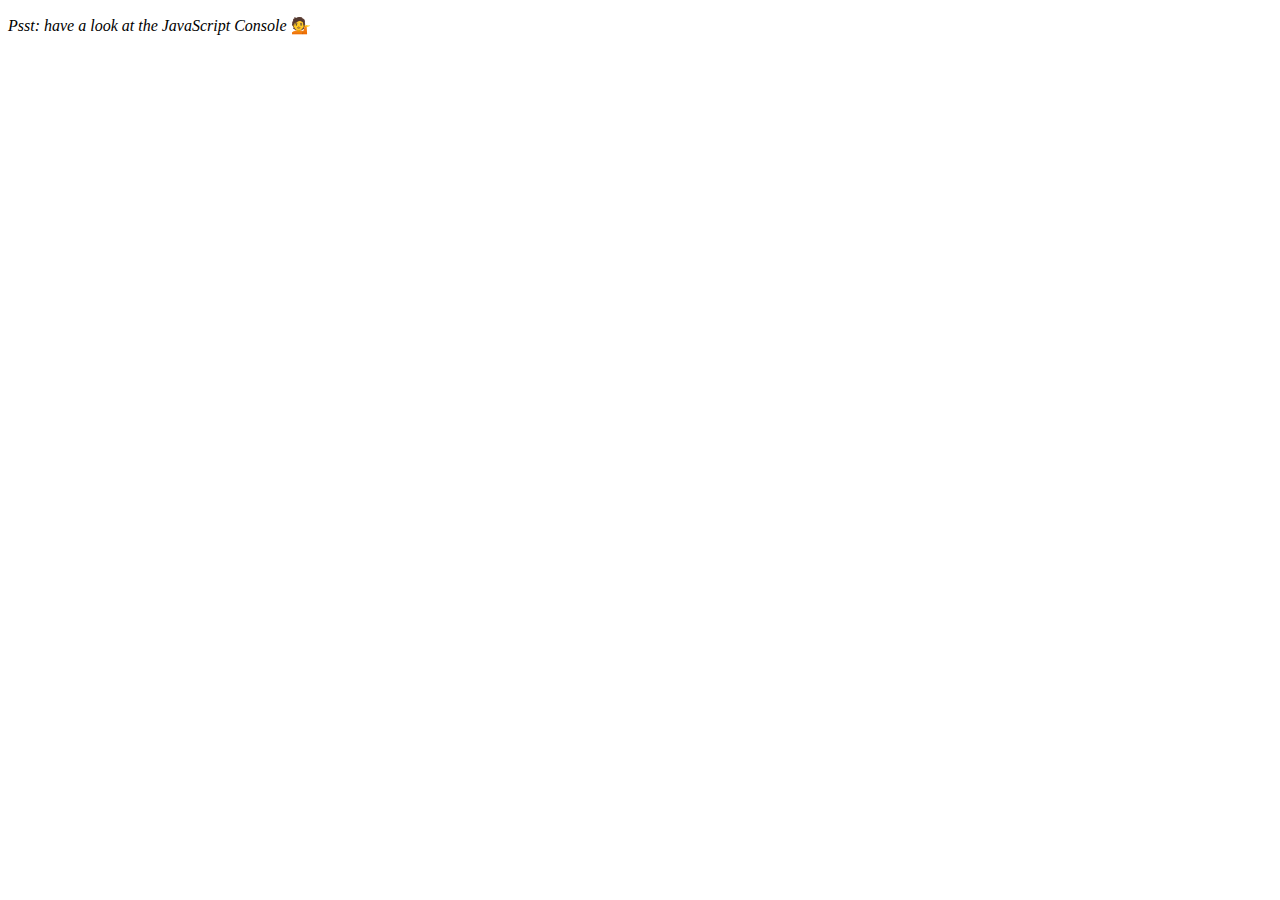
<file: array-cardio-day-2/index.html>
<!DOCTYPE html>
<html lang="en">
<head>
  <meta charset="UTF-8">
  <title>Array Cardio 💪💪</title>
</head>
<body>
  <p><em>Psst: have a look at the JavaScript Console</em> 💁</p>
  <script>
    // ## Array Cardio Day 2

    const people = [
      { name: 'Wes', year: 1988 },
      { name: 'Kait', year: 1986 },
      { name: 'Irv', year: 1970 },
      { name: 'Lux', year: 2015 }
    ];

    const comments = [
      { text: 'Love this!', id: 523423 },
      { text: 'Super good', id: 823423 },
      { text: 'You are the best', id: 2039842 },
      { text: 'Ramen is my fav food ever', id: 123523 },
      { text: 'Nice Nice Nice!', id: 542328 }
    ];

    // Some and Every Checks
    // Array.prototype.some() // is at least one person 19 or older?
    const isAdults = people.some(person => (new Date()).getFullYear - person.year >= 19);
    console.log({isAdults});

    // Array.prototype.every() // is everyone 19 or older?
    const allAdults = people.every(person => (new Date()).getFullYear - person.year >= 19);
    console.log({allAdults});

    // Array.prototype.find()
    // Find is like filter, but instead returns just the one you are looking for
    // find the comment with the ID of 823423
    const commentId = comments.find(comment => comment.id === 823423);
    console.log({commentId});

    // Array.prototype.findIndex()
    // Find the comment with this ID
    // delete the comment with the ID of 823423
    const index = comments.findIndex(comment => comment.id === 823423);
    //comments.splice(index, 1);

    const newComments = [
        ...comments.slice(0, index),
        ...comments.slice(index + 1)
    ];

    console.table(newComments);

  </script>
</body>
</html>
</file>
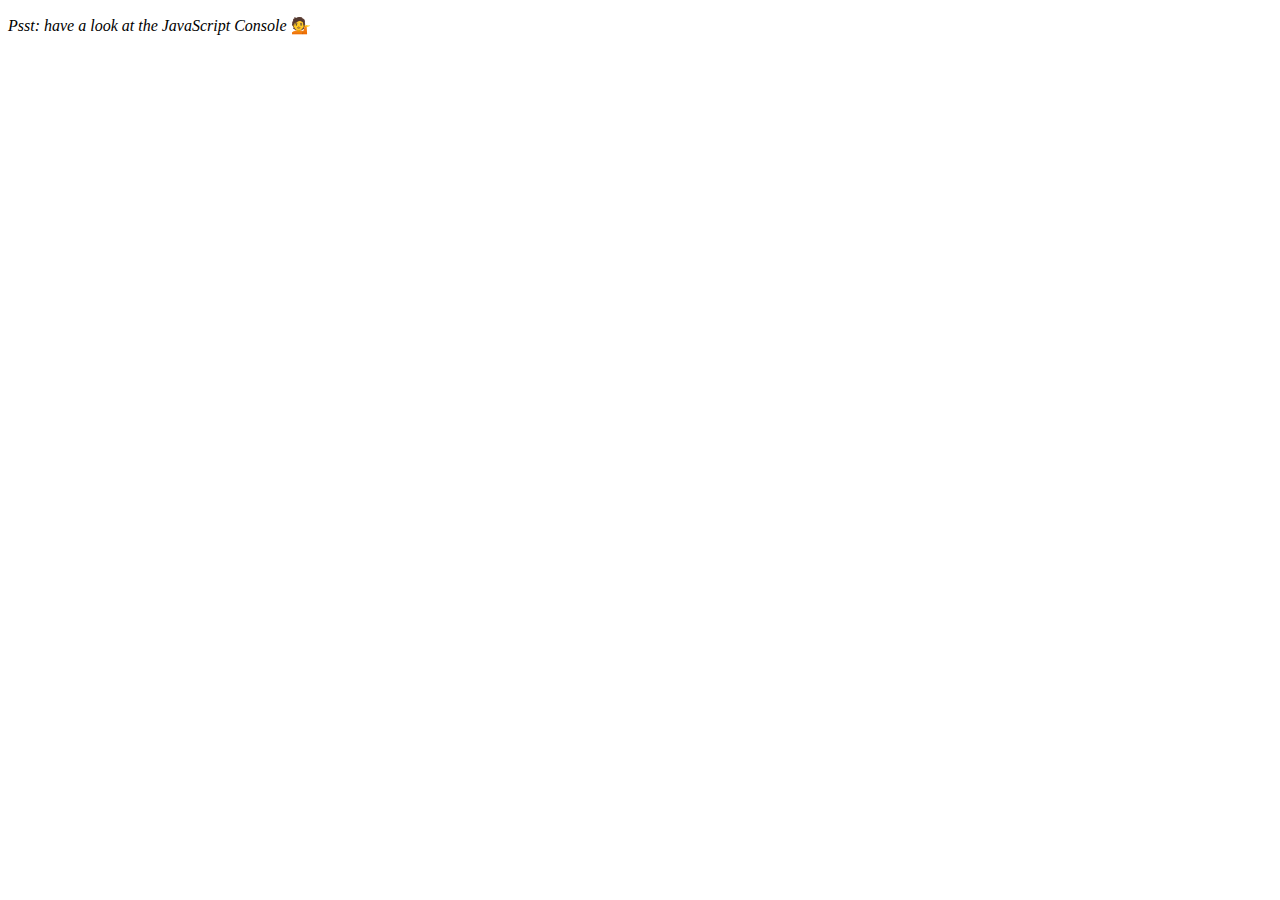
<file: array-cardio-day/index.html>
<!DOCTYPE html>
<html lang="en">

<head>
    <meta charset="UTF-8">
    <title>Array Cardio 💪</title>
</head>

<body>
    <p><em>Psst: have a look at the JavaScript Console</em> 💁</p>
    <script>
        // Get your shorts on - this is an array workout!
        // ## Array Cardio Day 1

        // Some data we can work with

        const inventors = [
            { first: 'Albert', last: 'Einstein', year: 1879, passed: 1955 },
            { first: 'Isaac', last: 'Newton', year: 1643, passed: 1727 },
            { first: 'Galileo', last: 'Galilei', year: 1564, passed: 1642 },
            { first: 'Marie', last: 'Curie', year: 1867, passed: 1934 },
            { first: 'Johannes', last: 'Kepler', year: 1571, passed: 1630 },
            { first: 'Nicolaus', last: 'Copernicus', year: 1473, passed: 1543 },
            { first: 'Max', last: 'Planck', year: 1858, passed: 1947 },
            { first: 'Katherine', last: 'Blodgett', year: 1898, passed: 1979 },
            { first: 'Ada', last: 'Lovelace', year: 1815, passed: 1852 },
            { first: 'Sarah E.', last: 'Goode', year: 1855, passed: 1905 },
            { first: 'Lise', last: 'Meitner', year: 1878, passed: 1968 },
            { first: 'Hanna', last: 'Hammarström', year: 1829, passed: 1909 }
        ];

        const people = ['Beck, Glenn', 'Becker, Carl', 'Beckett, Samuel', 'Beddoes, Mick', 'Beecher, Henry', 'Beethoven, Ludwig', 'Begin, Menachem', 'Belloc, Hilaire', 'Bellow, Saul', 'Benchley, Robert', 'Benenson, Peter', 'Ben-Gurion, David', 'Benjamin, Walter', 'Benn, Tony', 'Bennington, Chester', 'Benson, Leana', 'Bent, Silas', 'Bentsen, Lloyd', 'Berger, Ric', 'Bergman, Ingmar', 'Berio, Luciano', 'Berle, Milton', 'Berlin, Irving', 'Berne, Eric', 'Bernhard, Sandra', 'Berra, Yogi', 'Berry, Halle', 'Berry, Wendell', 'Bethea, Erin', 'Bevan, Aneurin', 'Bevel, Ken', 'Biden, Joseph', 'Bierce, Ambrose', 'Biko, Steve', 'Billings, Josh', 'Biondo, Frank', 'Birrell, Augustine', 'Black, Elk', 'Blair, Robert', 'Blair, Tony', 'Blake, William'];

        // Array.prototype.filter()
        // 1. Filter the list of inventors for those who were born in the 1500's
        const inventors1500 = inventors.filter(inventor => inventor.year >= 1500 && inventor.year < 1600);
        console.table(inventors1500);

        // Array.prototype.map()
        // 2. Give us an array of the inventors' first and last names
        const names = inventors.map(inventor => `${inventor.first} ${inventor.last}`);
        console.table(names);

        // Array.prototype.sort()
        // 3. Sort the inventors by birthdate, oldest to youngest
        const sortedByBirthdate = inventors.sort((a, b) => a.year - b.year);
        console.table(sortedByBirthdate);

        // Array.prototype.reduce()
        // 4. How many years did all the inventors live?
        const years = inventors.reduce((sum, inventor) => (inventor.passed - inventor.year) + sum, 0);
        console.log(years);

        // 5. Sort the inventors by years lived
        const sortedByYearsLived = inventors.sort((a, b) => {
            const lastGuy = a.passed - a.year;
            const nextGuy = b.passed - b.year;
            lastGuy > nextGuy ? -1 : 1;
        });
        console.table(sortedByYearsLived);

        // 6. create a list of Boulevards in Paris that contain 'de' anywhere in the name
        // https://en.wikipedia.org/wiki/Category:Boulevards_in_Paris
        // const links = Array.from(document.querySelectorAll('.mw-category a'));
        // const deBoulevards = links
        //                     .map(link => link.innerHTML)
        //                     .filter(name => name.includes('de'));

        // 7. sort Exercise
        // Sort the people alphabetically by last name
        const sortedByNames = people.sort((lastOne, nextOne) => {
            const [aLast, aFirst] = lastOne.split(', ');
            const [bLast, bFirst] = nextOne.split(', ');
            aLast > bLast ? 1 : -1;
        });
        console.table(sortedByNames);

        // 8. Reduce Exercise
        // Sum up the instances of each of these
        const data = ['car', 'car', 'truck', 'truck', 'bike', 'walk', 'car', 'van', 'bike', 'walk', 'car', 'van', 'car', 'truck'];

        const sumInstance = data.reduce((obj, item) => {
            if (!obj[item]) obj[item] = 0;
            obj[item]++;
            return obj;
        }, {});
        console.log(sumInstance);

    </script>
</body>

</html>
</file>
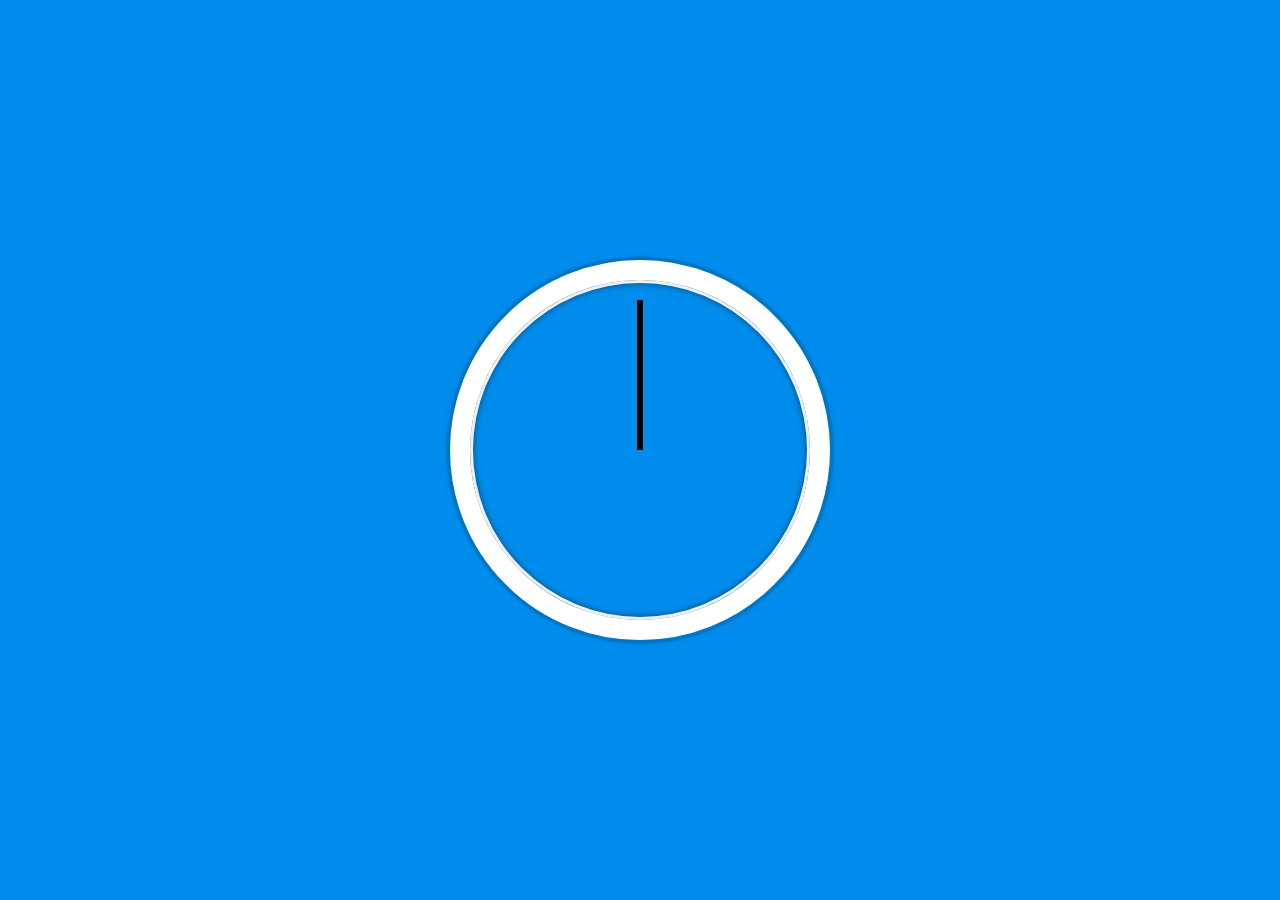
<file: css-js-clock/index.html>
<!DOCTYPE html>
<html lang="en">

<head>
  <meta charset="UTF-8">
  <title>JS + CSS Clock</title>
</head>

<body>


  <div class="clock">
    <div class="clock-face">
      <div class="hand hour-hand"></div>
      <div class="hand min-hand"></div>
      <div class="hand second-hand"></div>
    </div>
  </div>


  <style>
    html {
      background: #018DED url(http://unsplash.it/1500/1000?image=881&blur=5);
      background-size: cover;
      font-family: 'helvetica neue';
      text-align: center;
      font-size: 10px;
    }

    body {
      margin: 0;
      font-size: 2rem;
      display: flex;
      flex: 1;
      min-height: 100vh;
      align-items: center;
    }

    .clock {
      width: 30rem;
      height: 30rem;
      border: 20px solid white;
      border-radius: 50%;
      margin: 50px auto;
      position: relative;
      padding: 2rem;
      box-shadow:
        0 0 0 4px rgba(0, 0, 0, 0.1),
        inset 0 0 0 3px #EFEFEF,
        inset 0 0 10px black,
        0 0 10px rgba(0, 0, 0, 0.2);
    }

    .clock-face {
      position: relative;
      width: 100%;
      height: 100%;
      transform: translateY(-3px);
      /* account for the height of the clock hands */
    }

    .hand {
      width: 50%;
      height: 6px;
      background: black;
      position: absolute;
      top: 50%;
      transform-origin: 100%;
      transform: rotate(90deg);
      transition: all 0.05s;
      transition-timing-function: cubic-bezier(0.1, 2.75, 0.58, 1);
    }
  </style>

  <script>
    const secondHand = document.querySelector('.second-hand');
    const minHand = document.querySelector('.min-hand');
    const hourHand = document.querySelector('.hour-hand');

    function setDate() {
      const date = new Date();
      const seconds = date.getSeconds();
      const secDegrees = ((seconds / 60) * 360) + 90;
      secondHand.style.transform = `rotate(${secDegrees}deg)`;


      const minutes = date.getMinutes();
      const minDegrees = ((minutes / 60) * 360) + 90;
      minHand.style.transform = `rotate(${minDegrees}deg)`;


      const hours = date.getHours();
      const hoursDegrees = ((hours / 12) * 360) + 90;
      hourHand.style.transform = `rotate(${hours}deg)`;

    }

    setInterval(setDate, 1000);
  </script>
</body>

</html>
</file>
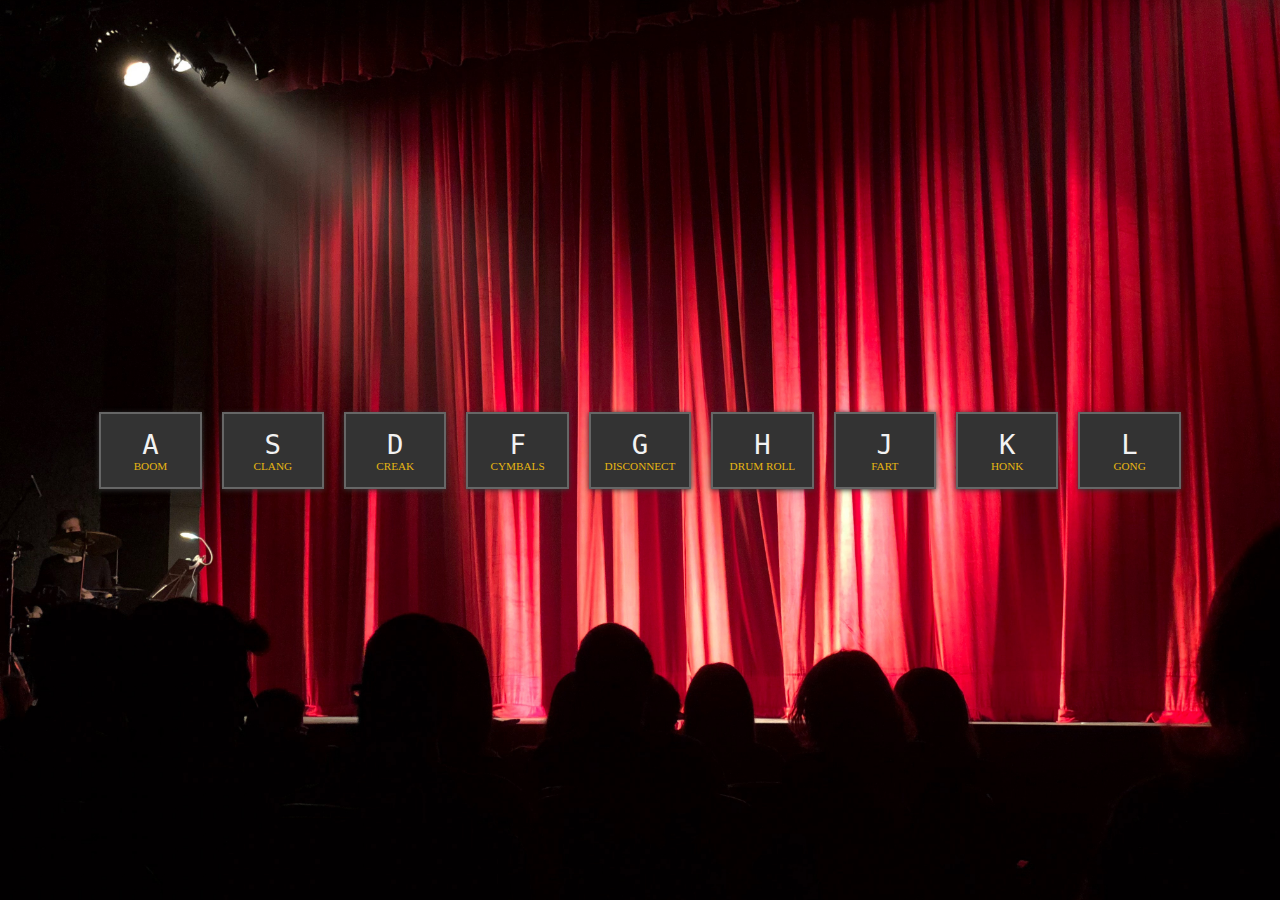
<file: drum-kit/index.html>
<!DOCTYPE html>
<html lang="en">

<head>
    <meta charset="UTF-8">
    <meta name="viewport" content="width=device-width, initial-scale=1.0">
    <meta http-equiv="X-UA-Compatible" content="ie=edge">
    <link rel="stylesheet" href="main.css">
    <title>JavaScript Drum Kit</title>
</head>

<body>
    <div class="keys">
        <div data-key="65" class="key">
            <kbd>A</kbd>
            <span class="sound">boom</span>
        </div>
        <div data-key="83" class="key">
            <kbd>S</kbd>
            <span class="sound">clang</span>
        </div>
        <div data-key="68" class="key">
            <kbd>D</kbd>
            <span class="sound">creak</span>
        </div>
        <div data-key="70" class="key">
            <kbd>F</kbd>
            <span class="sound">cymbals</span>
        </div>
        <div data-key="71" class="key">
            <kbd>G</kbd>
            <span class="sound">disconnect</span>
        </div>
        <div data-key="72" class="key">
            <kbd>H</kbd>
            <span class="sound">drum roll</span>
        </div>
        <div data-key="74" class="key">
            <kbd>J</kbd>
            <span class="sound">fart</span>
        </div>
        <div data-key="75" class="key">
            <kbd>K</kbd>
            <span class="sound">honk</span>
        </div>
        <div data-key="76" class="key">
            <kbd>L</kbd>
            <span class="sound">gong</span>
        </div>
    </div>

    <audio data-key="65" src="sounds/boom.wav"></audio>
    <audio data-key="83" src="sounds/clang.wav"></audio>
    <audio data-key="68" src="sounds/creak.wav"></audio>
    <audio data-key="70" src="sounds/cymbals.wav"></audio>
    <audio data-key="71" src="sounds/disconnect.wav"></audio>
    <audio data-key="72" src="sounds/drum_roll.wav"></audio>
    <audio data-key="74" src="sounds/fart.wav"></audio>
    <audio data-key="75" src="sounds/honk.wav"></audio>
    <audio data-key="76" src="sounds/gong.wav"></audio>

    <script src="main.js"></script>
</body>

</html>
</file>
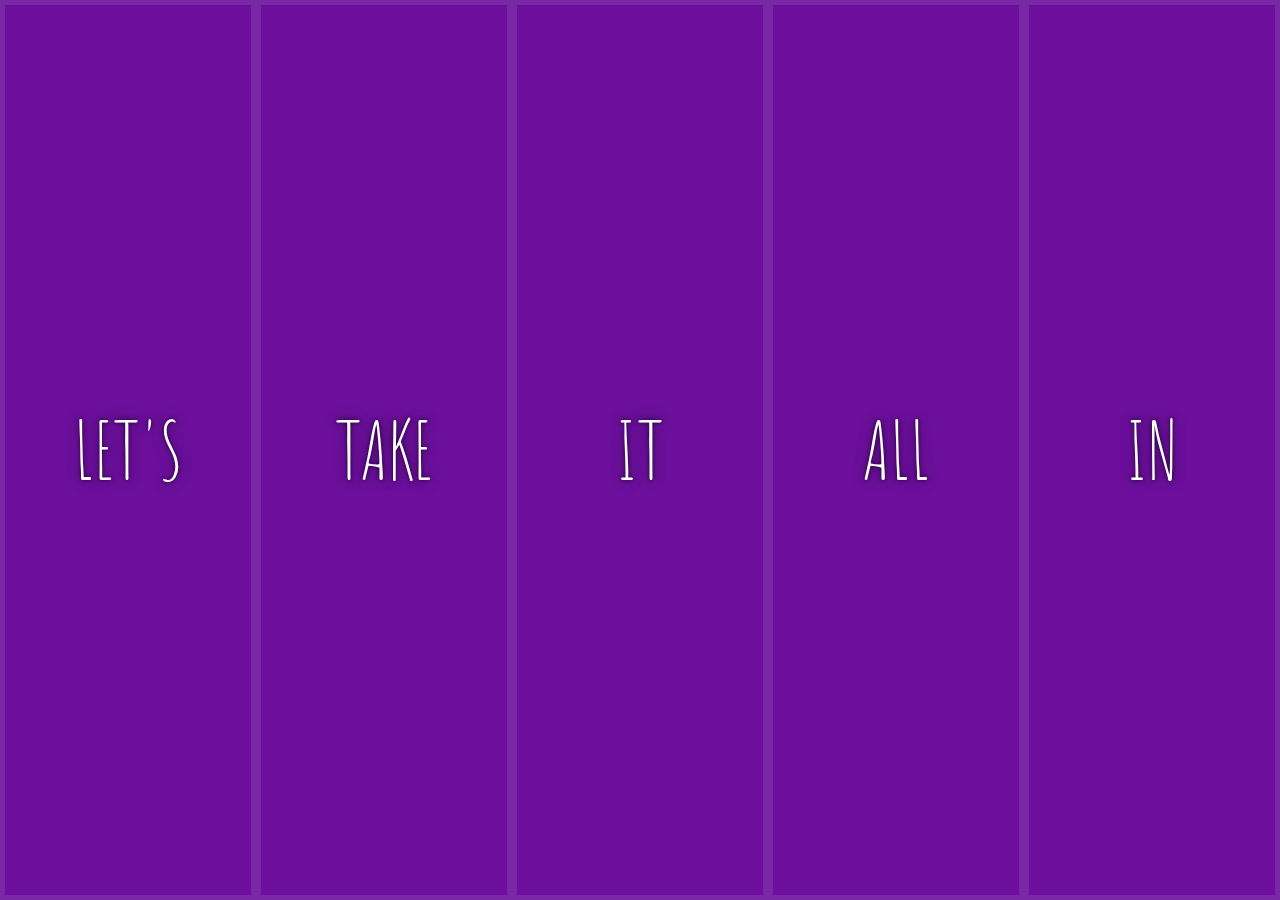
<file: flex-panel-gallery/index.html>
<!DOCTYPE html>
<html lang="en">
<head>
  <meta charset="UTF-8">
  <title>Flex Panels 💪</title>
  <link href='https://fonts.googleapis.com/css?family=Amatic+SC' rel='stylesheet' type='text/css'>
</head>
<body>
  <style>
    html {
      box-sizing: border-box;
      background: #ffc600;
      font-family: 'helvetica neue';
      font-size: 20px;
      font-weight: 200;
    }
    
    body {
      margin: 0;
    }
    
    *, *:before, *:after {
      box-sizing: inherit;
    }

    .panels {
      min-height: 100vh;
      overflow: hidden;
      display: flex;
    }

    .panel {
      background: #6B0F9C;
      box-shadow: inset 0 0 0 5px rgba(255,255,255,0.1);
      color: white;
      text-align: center;
      align-items: center;
      /* Safari transitionend event.propertyName === flex */
      /* Chrome + FF transitionend event.propertyName === flex-grow */
      transition:
        font-size 0.7s cubic-bezier(0.61,-0.19, 0.7,-0.11),
        flex 0.7s cubic-bezier(0.61,-0.19, 0.7,-0.11),
        background 0.2s;
      font-size: 20px;
      background-size: cover;
      background-position: center;
      flex: 1;
      justify-content: center;
      align-items: center;
      display: flex;
      flex-direction: column;
    }

    .panel1 { background-image:url(https://source.unsplash.com/gYl-UtwNg_I/1500x1500); }
    .panel2 { background-image:url(https://source.unsplash.com/rFKUFzjPYiQ/1500x1500); }
    .panel3 { background-image:url(https://images.unsplash.com/photo-1465188162913-8fb5709d6d57?ixlib=rb-0.3.5&q=80&fm=jpg&crop=faces&cs=tinysrgb&w=1500&h=1500&fit=crop&s=967e8a713a4e395260793fc8c802901d); }
    .panel4 { background-image:url(https://source.unsplash.com/ITjiVXcwVng/1500x1500); }
    .panel5 { background-image:url(https://source.unsplash.com/3MNzGlQM7qs/1500x1500); }

    /* Flex Children */
    .panel > * {
      margin: 0;
      width: 100%;
      transition: transform 0.5s;
      flex: 1 0 auto;
      display: flex;
      justify-content: center;
      align-items: center;
    }

    .panel > *:first-child {
        transform: translateY(-100%);
    }

    .panel.open-active > *:first-child {
        transform: translateY(0);
    }
    .panel > *:last-child {
        transform: translateY(100%);
    }

    .panel.open-active > *:last-child {
        transform: translateY(0);
    }

    .panel p {
      text-transform: uppercase;
      font-family: 'Amatic SC', cursive;
      text-shadow: 0 0 4px rgba(0, 0, 0, 0.72), 0 0 14px rgba(0, 0, 0, 0.45);
      font-size: 2em;
    }
    
    .panel p:nth-child(2) {
      font-size: 4em;
    }

    .panel.open {
      flex: 5;
      font-size: 40px;
    }

  </style>


  <div class="panels">
    <div class="panel panel1">
      <p>Hey</p>
      <p>Let's</p>
      <p>Dance</p>
    </div>
    <div class="panel panel2">
      <p>Give</p>
      <p>Take</p>
      <p>Receive</p>
    </div>
    <div class="panel panel3">
      <p>Experience</p>
      <p>It</p>
      <p>Today</p>
    </div>
    <div class="panel panel4">
      <p>Give</p>
      <p>All</p>
      <p>You can</p>
    </div>
    <div class="panel panel5">
      <p>Life</p>
      <p>In</p>
      <p>Motion</p>
    </div>
  </div>

  <script>

    const panels = document.querySelectorAll('.panel');
    function toggleOpen() {
        this.classList.toggle('open');
    }

    function toggleActive(e) {
        //console.log(e.propertyName);
        if (e.propertyName.includes('flex')) {
            this.classList.toggle('open-active');
        }
    }

    panels.forEach(panel => panel.addEventListener('click', toggleOpen));
    panels.forEach(panel => panel.addEventListener('transitionend', toggleActive));

  </script>



</body>
</html>
</file>
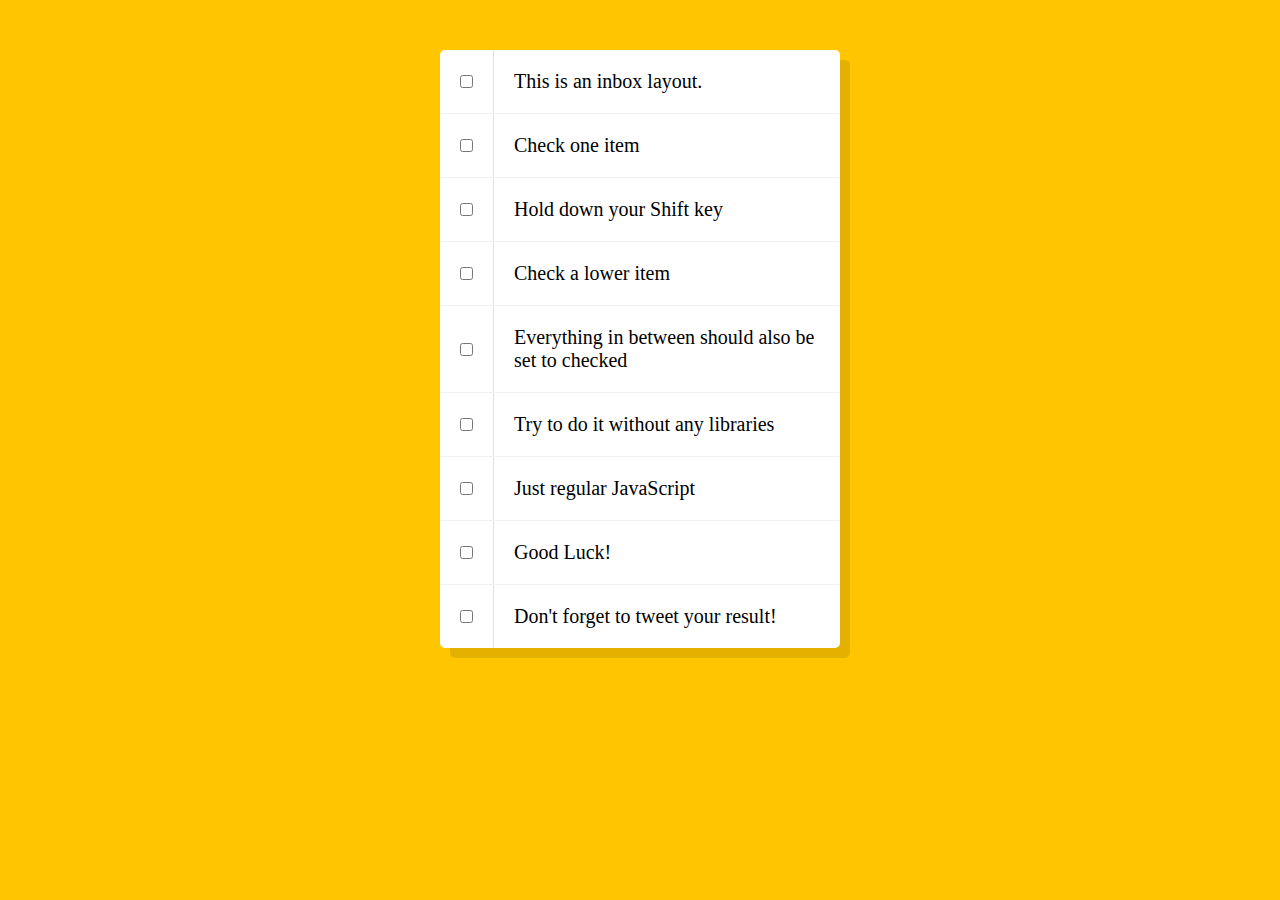
<file: hold-shift-check-checkboxes/index.html>
<!DOCTYPE html>
<html lang="en">
<head>
  <meta charset="UTF-8">
  <title>Hold Shift to Check Multiple Checkboxes</title>
</head>
<body>
  <style>

    html {
      font-family: sans-serif;
      background: #ffc600;
    }

    .inbox {
      max-width: 400px;
      margin: 50px auto;
      background: white;
      border-radius: 5px;
      box-shadow: 10px 10px 0 rgba(0,0,0,0.1);
    }

    .item {
      display: flex;
      align-items: center;
      border-bottom: 1px solid #F1F1F1;
    }

    .item:last-child {
      border-bottom: 0;
    }

    input:checked + p {
      background: #F9F9F9;
      text-decoration: line-through;
    }

    input[type="checkbox"] {
      margin: 20px;
    }

    p {
      margin: 0;
      padding: 20px;
      transition: background 0.2s;
      flex: 1;
      font-family:'helvetica neue';
      font-size: 20px;
      font-weight: 200;
      border-left: 1px solid #D1E2FF;
    }
  </style>
   <!--
   The following is a common layout you would see in an email client.

   When a user clicks a checkbox, holds Shift, and then clicks another checkbox a few rows down, all the checkboxes inbetween those two checkboxes should be checked.

  -->
  <div class="inbox">
    <div class="item">
      <input type="checkbox">
      <p>This is an inbox layout.</p>
    </div>
    <div class="item">
      <input type="checkbox">
      <p>Check one item</p>
    </div>
    <div class="item">
      <input type="checkbox">
      <p>Hold down your Shift key</p>
    </div>
    <div class="item">
      <input type="checkbox">
      <p>Check a lower item</p>
    </div>
    <div class="item">
      <input type="checkbox">
      <p>Everything in between should also be set to checked</p>
    </div>
    <div class="item">
      <input type="checkbox">
      <p>Try to do it without any libraries</p>
    </div>
    <div class="item">
      <input type="checkbox">
      <p>Just regular JavaScript</p>
    </div>
    <div class="item">
      <input type="checkbox">
      <p>Good Luck!</p>
    </div>
    <div class="item">
      <input type="checkbox">
      <p>Don't forget to tweet your result!</p>
    </div>
  </div>

<script>
</script>
</body>
</html>
</file>
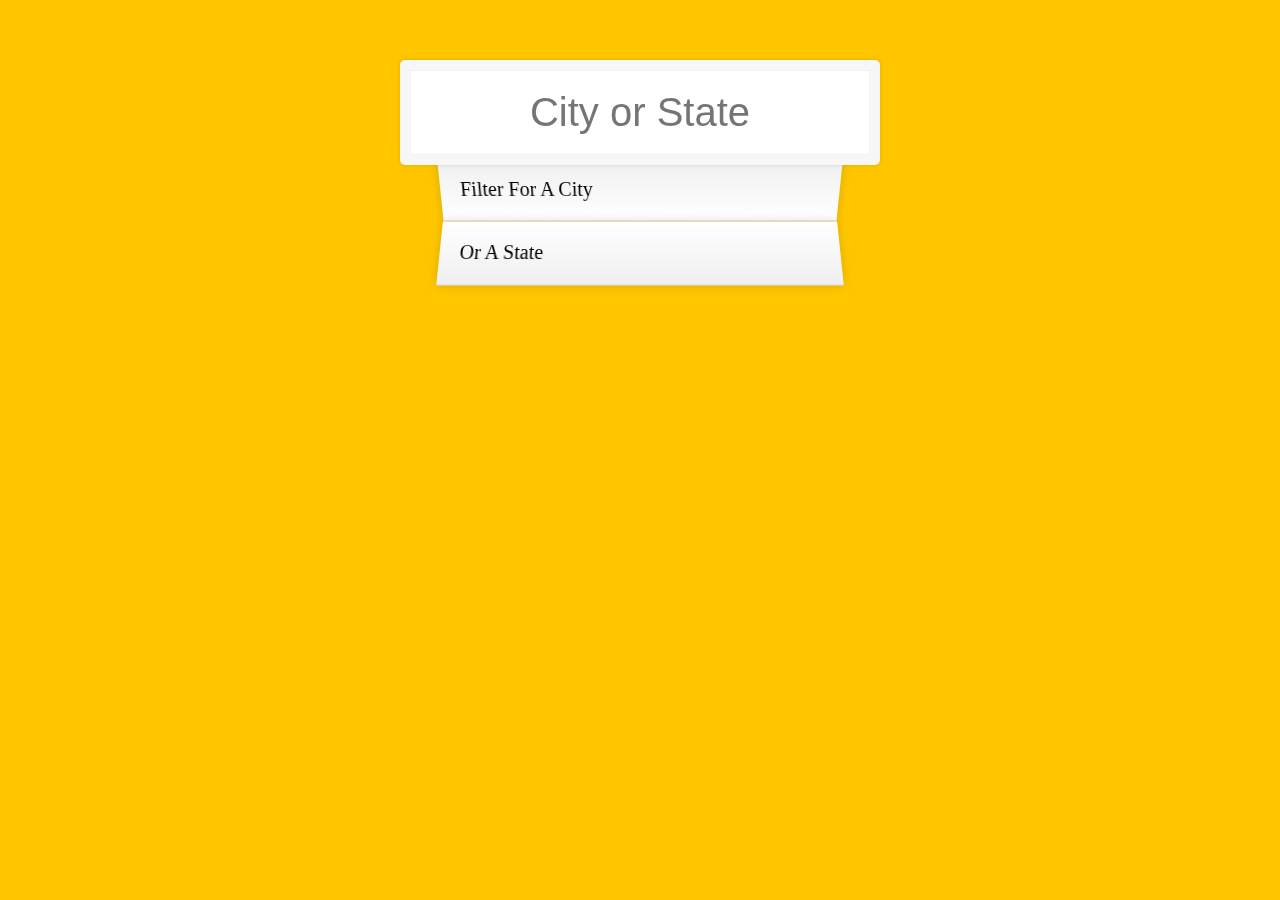
<file: type-ahead/index.html>
<!DOCTYPE html>
<html lang="en">
<head>
  <meta charset="UTF-8">
  <title>Type Ahead 👀</title>
  <link rel="stylesheet" href="style.css">
</head>
<body>

  <form class="search-form">
    <input type="text" class="search" placeholder="City or State">
    <ul class="suggestions">
      <li>Filter for a city</li>
      <li>or a state</li>
    </ul>
  </form>
<script>
const endpoint = 'https://gist.githubusercontent.com/Miserlou/c5cd8364bf9b2420bb29/raw/2bf258763cdddd704f8ffd3ea9a3e81d25e2c6f6/cities.json';
const cities = [];

fetch(endpoint)
    .then(response => response.json())
    .then(data => cities.push(...data))
    .catch(err => console.log(err))

function findMatches(wordToMatch, cities) {
    return cities.filter(place => {
        const regex = new RegExp(wordToMatch, 'gi')
        return place.city.match(regex) || place.state.match(regex);
    })
}

function numberWithCommas(x) {
  return x.toString().replace(/\B(?=(\d{3})+(?!\d))/g, ',');
}

const searchInput = document.querySelector('.search');
const suggestions = document.querySelector('.suggestions');

function displayMatches() {
    const matchArray = findMatches(this.value, cities);
    const html = matchArray.map(place => {
        const regex = new RegExp(this.value, 'gi');
        const cityName = place.city.replace(regex, `<span class="hl">${this.value}</span>`);
        const stateName = place.state.replace(regex, `<span class="hl">${this.value}</span>`);
        return `
            <li>
                <span class="name">${cityName}, ${stateName}</span>
                <span class="population">${numberWithCommas(place.population)}</span>
            </li>
        `;
        
    }).join('');
    suggestions.innerHTML = html;
}

searchInput.addEventListener('change', displayMatches);
searchInput.addEventListener('keyup', displayMatches);


</script>
</body>
</html>
</file>
<file: drum-kit/main.css>
* {
  box-sizing: border-box;
  margin: 0;
  padding: 0;
}

body {
  background: url("img/audience-auditorium.jpg") center center no-repeat;
  background-size: cover;
  margin: 0 auto;
  min-height: 100vh;
  width: 100%;
}

.keys {
  align-content: space-between;
  align-items: center;
  display: flex;
  justify-content: center;
  min-height: 100vh;
}

.key {
  background: #333;
  border: 2px solid #666;
  box-shadow: 0px 1px 5px #333;
  color: rgb(231, 182, 18);
  font-size: 0.7em;
  height: 8%;
  margin: 10px;
  padding: 15px 8px;
  text-align: center;
  text-transform: uppercase;
  transition: all 0.7s ease;
  width: 8%;
}

kbd {
  color: #f2f2f2;
  display: block;
  font-size: 3em;
  width: 100%;
}

.key:hover {
  box-shadow: 0px 1px 5px #666;
  cursor: pointer;
}

.active {
  border: 2px solid rgb(231, 182, 18);
  box-shadow: 0px 1px 5px #666;
  cursor: pointer;
  transform: scale(1.1);
}
</file>
<file: type-ahead/style.css>
html {
    box-sizing: border-box;
    background: #ffc600;
    font-family: 'helvetica neue';
    font-size: 20px;
    font-weight: 200;
  }
  
  *, *:before, *:after {
    box-sizing: inherit;
  }
  
  input {
    width: 100%;
    padding: 20px;
  }
  
  .search-form {
    max-width: 400px;
    margin: 50px auto;
  }
  
  input.search {
    margin: 0;
    text-align: center;
    outline: 0;
    border: 10px solid #F7F7F7;
    width: 120%;
    left: -10%;
    position: relative;
    top: 10px;
    z-index: 2;
    border-radius: 5px;
    font-size: 40px;
    box-shadow: 0 0 5px rgba(0, 0, 0, 0.12), inset 0 0 2px rgba(0, 0, 0, 0.19);
  }
  
  .suggestions {
    margin: 0;
    padding: 0;
    position: relative;
    /*perspective: 20px;*/
  }
  
  .suggestions li {
    background: white;
    list-style: none;
    border-bottom: 1px solid #D8D8D8;
    box-shadow: 0 0 10px rgba(0, 0, 0, 0.14);
    margin: 0;
    padding: 20px;
    transition: background 0.2s;
    display: flex;
    justify-content: space-between;
    text-transform: capitalize;
  }
  
  .suggestions li:nth-child(even) {
    transform: perspective(100px) rotateX(3deg) translateY(2px) scale(1.001);
    background: linear-gradient(to bottom,  #ffffff 0%,#EFEFEF 100%);
  }
  
  .suggestions li:nth-child(odd) {
    transform: perspective(100px) rotateX(-3deg) translateY(3px);
    background: linear-gradient(to top,  #ffffff 0%,#EFEFEF 100%);
  }
  
  span.population {
    font-size: 15px;
  }
  
  .hl {
    background: #ffc600;
  }
</file>
